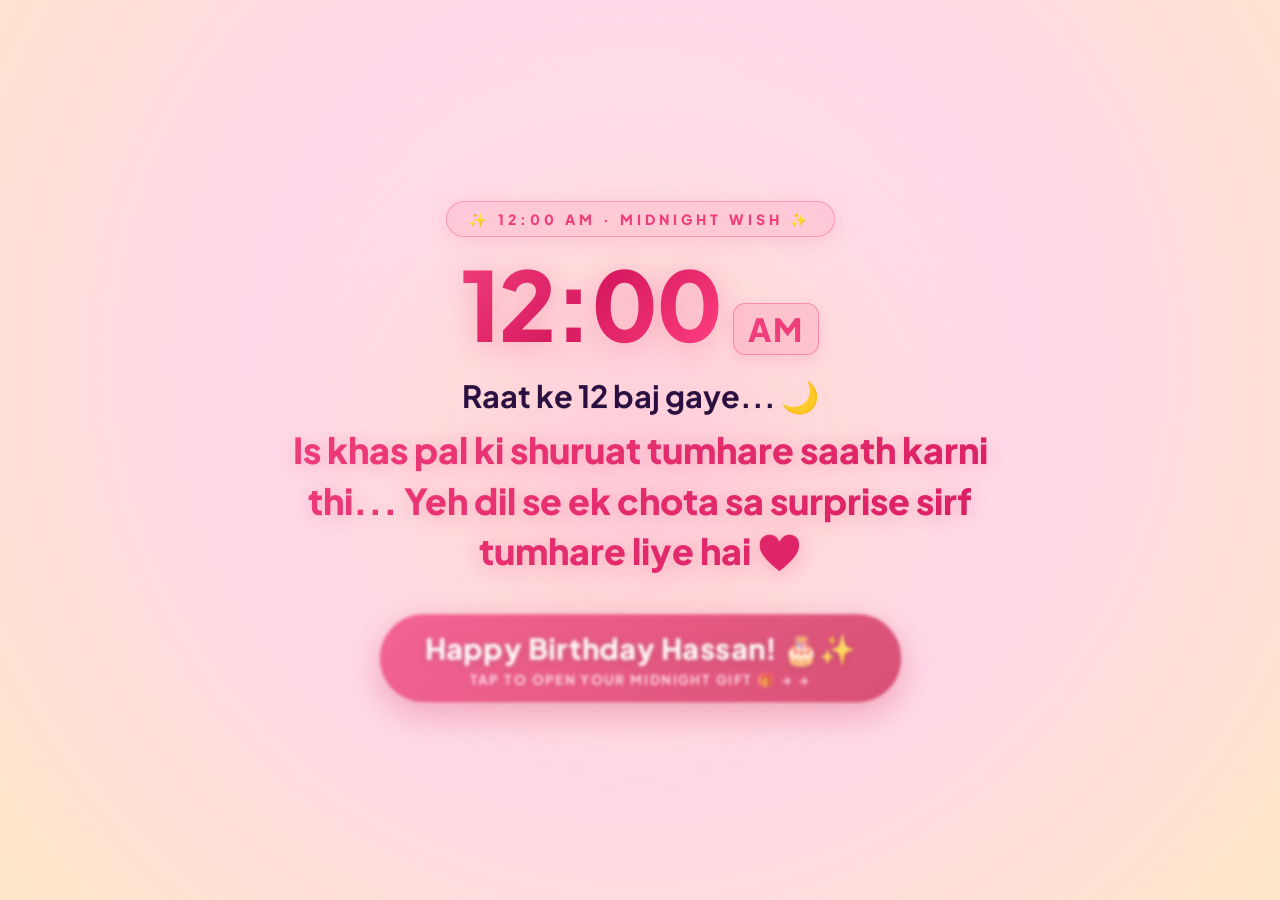
<file: index.html>
<!DOCTYPE html>
<html lang="en">
<head>
  <meta charset="UTF-8">
  <meta name="viewport" content="width=device-width, initial-scale=1.0">
  <title>Blush Moments – Birthday Surprise for Hassan</title>
  
  <!-- Google Fonts -->
  <link rel="preconnect" href="https://fonts.googleapis.com">
  <link rel="preconnect" href="https://fonts.gstatic.com" crossorigin>
  <link href="https://fonts.googleapis.com/css2?family=Caveat:wght@600;700&family=Dancing+Script:wght@700&family=Montserrat:wght@400;700;800;900&family=Nunito:wght@400;600;700;800;900&family=Outfit:wght@400;600;700;800;900&family=Pacifico&family=Playfair+Display:ital,wght@0,600;0,700;1,600&family=Plus+Jakarta+Sans:wght@600;700;800&display=swap" rel="stylesheet">
  
  <!-- GSAP Animation Library -->
  <script src="https://cdnjs.cloudflare.com/ajax/libs/gsap/3.12.5/gsap.min.js"></script>

  <!-- External Stylesheet -->
  <link rel="stylesheet" href="style.css">
</head>
<body>

<div id="app">

  <!-- ===== SCENE 1: INTRO ===== -->
  <div class="scene active" id="scene-intro" onclick="goToScene(1)" style="cursor: pointer;">
    <div class="dots-grid"></div>
    <div class="intro-badge">✨ 12:00 AM · MIDNIGHT WISH ✨</div>
    <div class="intro-time-wrap">
      <span class="intro-time">12:00</span>
      <span class="intro-ampm">AM</span>
    </div>
    <div class="intro-subtitle">
      Raat ke 12 baj gaye... 🌙
      <span class="pink-glow-text">Is khas pal ki shuruat tumhare saath karni thi... Yeh dil se ek chota sa surprise sirf tumhare liye hai ❤️</span>
    </div>
    <div class="msg-bubble" onclick="event.stopPropagation(); goToScene(1);">
      <span class="msg-main">Happy Birthday Hassan! 🎂✨</span>
      <span class="msg-hint">TAP TO OPEN YOUR MIDNIGHT GIFT 🎁 →</span>
    </div>
  </div>

  <!-- ===== SCENE 2: GIFT BOX & INTERACTIVE ARCHERY ===== -->
  <div class="scene" id="scene-gift">
    <div class="dots-grid"></div>
    <div class="gift-header-tag">A SPECIAL SURPRISE · WITH ALL MY LOVE </div>
    <div class="gift-headline">A little something for <span class="highlight">Hassan.</span></div>
    
    <div class="archery-wrap" id="archery-area">
      
      <!-- Emerging Heart & Gift Box Container -->
      <div class="target-heart-wrap" id="targetWrap">
        
        <div class="emerging-heart" id="emergingHeart" title="Target Heart!">
          <svg class="target-heart-svg" viewBox="0 0 100 92">
            <defs>
              <radialGradient id="hg" cx="38%" cy="30%" r="80%">
                <stop offset="0%" stop-color="#ffd9e4"/>
                <stop offset="42%" stop-color="#ff6f97"/>
                <stop offset="82%" stop-color="#d81e57"/>
                <stop offset="100%" stop-color="#9d0f3e"/>
              </radialGradient>
            </defs>
            <path d="M50 88 C20 62 2 40 2 24 C2 10 12 2 26 2 C36 2 44 8 50 16 C56 8 64 2 74 2 C88 2 98 10 98 24 C98 40 80 62 50 88 Z" fill="url(#hg)"/>
          </svg>
        </div>

        <!-- Gift Box clickable positioned lower down -->
        <div class="gift-box-wrap" id="gift-box-el" onclick="openGiftBox()">
          <div class="gift-box">
            <div class="box-lid" id="boxLid"><div class="box-ribbon-h"></div></div>
            <div class="box-body">
              <div class="box-ribbon-v"></div>
              <div class="box-dots"></div>
              <div class="gift-tag">
                <div class="to-label">TO</div>
                <div class="name">Hassan</div>
                <div class="from-label">WITH ALL MY HEART</div>
              </div>
            </div>
          </div>
        </div>

      </div>

      <!-- Interactive SVG Bow & Arrow Rig (Anchored at bottom-left corner) -->
      <div class="archery-box" id="archeryRig">
        <!-- SVG Bow -->
        <svg class="bow-svg" id="bowSvg" viewBox="0 0 460 300">
          <defs>
            <linearGradient id="limb" x1="0" y1="0" x2="1" y2="0">
              <stop offset="0" stop-color="#4a2a1a" />
              <stop offset=".5" stop-color="#8a5127" />
              <stop offset="1" stop-color="#4a2a1a" />
            </linearGradient>
            <linearGradient id="grip" x1="0" y1="0" x2="1" y2="0">
              <stop offset="0" stop-color="#2a1a10" />
              <stop offset=".5" stop-color="#5a3822" />
              <stop offset="1" stop-color="#2a1a10" />
            </linearGradient>
          </defs>
          <path d="M34 96 C 118 168, 168 240, 230 252 C 292 240, 342 168, 426 96" fill="none" stroke="url(#limb)" stroke-width="14" stroke-linecap="round" />
          <rect x="216" y="206" width="28" height="70" rx="9" fill="url(#grip)" />
          <line id="strL" x1="40" y1="70" x2="230" y2="96" stroke="#f5c863" stroke-width="3" stroke-linecap="round" />
          <line id="strR" x1="420" y1="70" x2="230" y2="96" stroke="#f5c863" stroke-width="3" stroke-linecap="round" />
          <circle id="serving" cx="230" cy="96" r="6" fill="#e8a020" />
        </svg>

        <!-- SVG Arrow -->
        <svg class="arrow-svg" id="arrowSvg" viewBox="0 0 64 220">
          <defs>
            <linearGradient id="shaft" x1="0" y1="0" x2="1" y2="0">
              <stop offset="0" stop-color="#4a2c14" />
              <stop offset=".5" stop-color="#8a5a2c" />
              <stop offset="1" stop-color="#3e2410" />
            </linearGradient>
            <linearGradient id="gold" x1="0" y1="0" x2="1" y2="1">
              <stop offset="0" stop-color="#ffe38c" />
              <stop offset=".5" stop-color="#f4a626" />
              <stop offset="1" stop-color="#a85f0e" />
            </linearGradient>
            <linearGradient id="feath" x1="0" y1="0" x2="1" y2="1">
              <stop offset="0" stop-color="#ff7f9c" />
              <stop offset="1" stop-color="#a8154a" />
            </linearGradient>
          </defs>
          <rect x="29.4" y="30" width="5.2" height="168" rx="2.6" fill="url(#shaft)" />
          <g class="arrow__wings">
            <path class="wingL" d="M31 30 C 10 16, 2 20, 4 34 C 12 30, 20 32, 31 40 Z" fill="#ffffff" stroke="#e8a020" stroke-width="1.2"/>
            <path class="wingR" d="M33 30 C 54 16, 62 20, 60 34 C 52 30, 44 32, 33 40 Z" fill="#ffffff" stroke="#e8a020" stroke-width="1.2"/>
          </g>
          <path d="M32 12 C 30 7, 22 6.5, 21.5 13 C 21 18, 27 22, 32 27 C 37 22, 43 18, 42.5 13 C 42 6.5, 34 7, 32 12 Z" fill="url(#gold)" />
          <g class="arrow__fletch">
            <path d="M32 150 C 16 156, 10 178, 15 200 C 24 194, 30 184, 32 176 Z" fill="url(#feath)" />
            <path d="M32 150 C 48 156, 54 178, 49 200 C 40 194, 34 184, 32 176 Z" fill="url(#feath)" />
          </g>
        </svg>

      </div>

    </div>
  </div>

  <!-- ===== SCENE 3: CUPID UNTIES ===== -->
  <div class="scene" id="scene-open">
    <div class="dots-grid"></div>
    <div class="top-pill">
      <div class="pill-text"><span class="highlight">Cupid unties it...</span></div>
    </div>
    <div style="position:relative; display:flex; flex-direction:column; align-items:center; margin-top: 40px;">
      <div class="heart-3d" style="animation: heartPop 0.8s cubic-bezier(0.34,1.56,0.64,1) forwards 0.4s;">💖</div>
    </div>
  </div>

  <!-- ===== SCENE 4: HAPPY BIRTHDAY BURST ===== -->
  <div class="scene" id="scene-birthday">
    <div class="confetti-container" id="confetti"></div>
    <div class="hb-main">Happy Birthday</div>
    <div class="hb-name">Hassan!</div>
    <div class="hb-from">WITH ALL MY LOVE</div>
  </div>

  <!-- ===== SCENE 5: CAKE ===== -->
  <div class="scene" id="scene-cake">
    <!-- Ambient Floating Sparkles -->
    <div class="cake-sparkles-bg">
      <span class="sparkle-item" style="top: 15%; left: 12%; animation-delay: 0s;">✨</span>
      <span class="sparkle-item" style="top: 22%; right: 15%; animation-delay: 1.2s;">💖</span>
      <span class="sparkle-item" style="top: 55%; left: 8%; animation-delay: 2.4s;">🌸</span>
      <span class="sparkle-item" style="top: 65%; right: 10%; animation-delay: 0.8s;">⭐</span>
      <span class="sparkle-item" style="top: 80%; left: 20%; animation-delay: 1.8s;">🎂</span>
      <span class="sparkle-item" style="top: 75%; right: 22%; animation-delay: 3.1s;">✨</span>
    </div>

    <div class="cake-header-wrap">
      <div class="cake-badge">✨ MAKE A WISH ✨</div>
      <h2 class="cake-title">Blow out the candle <span class="hl">to celebrate! 🎂</span></h2>
      <p class="cake-subtext">Tap the cake to light up & blow out the flame 🕯️</p>
    </div>
    
    <div class="cake-stage" onclick="onCakeTap(event)" style="cursor: pointer;">
      <div class="cake-wrapper-svg">
        <!-- Backing Glow Halo -->
        <div class="cake-glow"></div>

        <!-- Interactive Candle -->
        <div class="velas" id="cakeCandle" onclick="onCakeTap(event)" title="Click to blow out / relight candle!">
          <div class="fuego"></div>
          <div class="fuego"></div>
          <div class="fuego"></div>
          <div class="fuego"></div>
          <div class="fuego"></div>
        </div>

        <!-- Luxurious Gourmet Birthday Cake SVG -->
        <svg id="cakeSvg" version="1.1" x="0px" y="0px" width="220px" height="500px" viewBox="0 0 200 500" enable-background="new 0 0 200 500" xml:space="preserve">
          <defs>
            <!-- Rich Strawberry Pink Sponge Gradient -->
            <linearGradient id="spongeGradient1" x1="0%" y1="0%" x2="100%" y2="0%">
              <stop offset="0%" stop-color="#d81b60"/>
              <stop offset="40%" stop-color="#ff4081"/>
              <stop offset="100%" stop-color="#c2185b"/>
            </linearGradient>

            <!-- Rich Chocolate Velvet Sponge Gradient -->
            <linearGradient id="spongeGradient2" x1="0%" y1="0%" x2="100%" y2="0%">
              <stop offset="0%" stop-color="#8d6e63"/>
              <stop offset="50%" stop-color="#bcaaa4"/>
              <stop offset="100%" stop-color="#6d4c41"/>
            </linearGradient>

            <!-- Dark Fudge Chocolate Filling Gradient -->
            <linearGradient id="fillingGradient" x1="0%" y1="0%" x2="100%" y2="0%">
              <stop offset="0%" stop-color="#3e2723"/>
              <stop offset="50%" stop-color="#5d4037"/>
              <stop offset="100%" stop-color="#212121"/>
            </linearGradient>

            <!-- Glossy Vanilla Cream Frosting Gradient -->
            <linearGradient id="creamGradient" x1="0%" y1="0%" x2="0%" y2="100%">
              <stop offset="0%" stop-color="#ffffff"/>
              <stop offset="50%" stop-color="#fff5f8"/>
              <stop offset="100%" stop-color="#ffdde1"/>
            </linearGradient>

            <!-- Gold Serving Platter Gradient -->
            <linearGradient id="goldPlateGradient" x1="0%" y1="0%" x2="100%" y2="0%">
              <stop offset="0%" stop-color="#ffe082"/>
              <stop offset="30%" stop-color="#fff8e1"/>
              <stop offset="70%" stop-color="#ffb300"/>
              <stop offset="100%" stop-color="#ffa000"/>
            </linearGradient>

            <!-- Cherry Gloss Gradient -->
            <radialGradient id="cherryGradient" cx="35%" cy="35%" r="65%">
              <stop offset="0%" stop-color="#ff5252"/>
              <stop offset="40%" stop-color="#d50000"/>
              <stop offset="100%" stop-color="#880000"/>
            </radialGradient>

            <!-- Cake Shadow Filter -->
            <filter id="softShadow" x="-20%" y="-20%" width="140%" height="140%">
              <feDropShadow dx="0" dy="8" stdDeviation="6" flood-color="#5c1d2e" flood-opacity="0.3"/>
            </filter>
          </defs>

          <!-- Bottom Layer 1 (Velvet Base) -->
          <path fill="url(#spongeGradient1)" filter="url(#softShadow)" d="M173.667,21.571c-33.174,0-111.467,0-147.334,0c-4,0-4-16.002,0-16.002c39.836,0,105.982,0,147.334,0
              C177.668,5.569,177.667,21.571,173.667,21.571z">
            <animate id="bizcocho_1" attributeName="d" calcMode="spline" keySplines="0 0 1 1; 0 0 1 1; 0 0 1 1; 0.25 0 1 1; 0 0 1 1; 0.25 0 0.6 1" begin="0.5s" dur="0.8s" fill="freeze" values="
                              M173.667,21.571c-33.174,0-111.467,0-147.334,0c-4,0-4-16.002,0-16.002c39.836,0,105.982,0,147.334,0
              C177.668,5.569,177.667,21.571,173.667,21.571z
                              ;
                              M173.667,459.569c-33.197,16.002-110.782,16.002-147.334,0c-3.664-1.604,1.614-15.617,5.337-14.153
              c40.702,16.002,94.289,16.104,136.505,0.103C171.917,444.1,177.271,457.832,173.667,459.569z
                              ;
                              M171.817,475.571c-39.361-3.001-105.438-2.571-143.556,0c-3.991,0.27-7.377-14.736-3.387-15.014
              c41.553-2.888,104.421-3.121,150.51-0.233C179.378,460.574,175.806,475.875,171.817,475.571z
                              ;
                              M171.817,459.564c-38.8-12.188-104.504-13.762-143.556,0c-3.772,1.329-7.961-12.604-4.178-13.905
              c40.864-14.064,105.114-15.52,151.918-0.973C179.822,445.874,175.634,460.762,171.817,459.564z
                              ;
                              M173.667,475.571c-46.376-5.005-105.924-4.003-147.334,0c-3.981,0.385-3.479-15.421,0.479-16.002
              c43.087-6.327,97.705-7.083,146.855,0.438C177.621,460.613,177.644,476,173.667,475.571z
                              ;
                              M173.667,474.117c-46.376,1.866-105.638,2.01-147.334,0c-3.995-0.192-3.52-16.144,0.479-16.002
              c43.794,1.55,96.341,1.541,145.723,0C176.532,457.99,177.663,473.956,173.667,474.117z
                              ;
                              M173.667,475.571c-46.512,0-105.486,0-147.334,0c-3.999,0-4-16.002,0-16.002c43.566,0,97.96,0,147.334,0
              C177.667,459.569,177.666,475.571,173.667,475.571z
                              " />
          </path>

          <!-- Filling Layer 1 (Dark Fudge) -->
          <path fill="url(#fillingGradient)" d="M101.368-73.685c0,12.164,0,15.18,0,28.519c0,22.702,0-13.661,0,8.304c0,14.48,0,18.233,0,30.512
              c0,1.753-2.958,1.847-2.958,0c0-12.68,0-16.277,0-30.401c0-21.983,0,11.66,0-8.305c0-13.027,0-15.992,0-28.628
              C98.411-75.883,101.368-75.592,101.368-73.685z">
            <animate id="relleno_1" attributeName="d" calcMode="spline" keySplines="0 0 1 1; 0 0 1 1; 0 0 0.6 1" begin="bizcocho_1.end" dur="0.5s" fill="freeze" values="
                              M101.368-73.685c0,12.164,0,15.18,0,28.519c0,22.702,0-13.661,0,8.304c0,14.48,0,18.233,0,30.512
              c0,1.753-2.958,1.847-2.958,0c0-12.68,0-16.277,0-30.401c0-21.983,0,11.66,0-8.305c0-13.027,0-15.992,0-28.628
              C98.411-75.883,101.368-75.592,101.368-73.685z
                              ;
                              M101.368,350.885c0,12.164,0,65.18,0,78.518c0,22.703,0-33.66,0-11.695c0,14.48,0,28.232,0,40.512
              c0,1.753-2.958,1.847-2.958,0c0-12.68,0-26.277,0-40.402c0-21.982,0,31.66,0,11.695c0-13.027,0-65.992,0-78.627
              C98.411,348.686,101.368,348.977,101.368,350.885z
                              ;
                              M128.38,447.567c37.626,6.312,39.303,13.658,26.833,12.833c-22.653-1.499-13.636-0.831-23.302-0.831
              c-14.48,0-17.884,0-30.163,0c-2.087,0-2.068,0-3.915,0c-13.333,0-8.963,0-23.088,0c-11.668,0-14.062,5.995-27.532,1.164
              c-12.629-4.529,38.667-3.167,46.833-17.333C100.077,432.94,105.546,443.736,128.38,447.567z
                              ;
                              M173.667,451.394c2.875,0,2.997,9.257,0,9.131c-22.662-0.956-32.09-0.956-41.756-0.956
              c-14.48,0-17.884,0-30.163,0c-2.087,0-2.068,0-3.915,0c-13.333,0-8.963,0-23.088,0c-11.668,0-34.99-0.294-48.412,1.831
              c-4.109,0.65-3.01-10.006,0-10.006C37.129,451.394,149.379,451.394,173.667,451.394z
                              " />
          </path>

          <!-- Middle Layer 2 (Chocolate Velvet) -->
          <path fill="url(#spongeGradient2)" d="M173.667-15.929c-46.512,0-105.486,0-147.334,0c-3.999,0-4-16.002,0-16.002
              c43.566,0,97.96,0,147.334,0C177.667-31.931,177.666-15.929,173.667-15.929z">
            <animate id="bizcocho_2" attributeName="d" calcMode="spline" keySplines="0 0 1 1; 0 0 1 1; 0.25 0 0.58 1" begin="relleno_1.end" dur="0.5s" fill="freeze" values="
                              M173.667-15.929c-46.512,0-105.486,0-147.334,0c-3.999,0-4-16.002,0-16.002
              c43.566,0,97.96,0,147.334,0C177.667-31.931,177.666-15.929,173.667-15.929z
                              ;
                              M173.434,445.393c-47.269,8.001-105.245,8.001-147.334,0c-3.929-0.747-0.692-16.543,3.243-15.824
              c43.828,8.001,92.165,8.001,140.739,0C174.029,428.918,177.377,444.726,173.434,445.393z
                              ;
                              M173.667,449.514c-47.576-5.454-102.799-5.744-147.333,0c-3.966,0.512-3.938-15.297,0-16.002
              c43.683-7.823,97.646-8.026,147.333,0C177.616,434.15,177.642,449.969,173.667,449.514z
                              ;
                              M173.667,451.394c-49.298,0-102.782,0-147.334,0c-3.999,0-4-16.002,0-16.002
              c44.697,0,96.586,0,147.334,0C177.667,435.392,177.668,451.394,173.667,451.394z
                              " />
          </path>

          <!-- Filling Layer 2 (Chocolate Cream) -->
          <path fill="url(#fillingGradient)" d="M100-178.521c1.858,0,3.364,1.506,3.364,3.363c0,0,0,33.17,0,44.227
              c0,19.144,0,57.431,0,76.574c0,10.152,0,40.607,0,40.607c0,1.858-1.506,3.364-3.364,3.364l0,0c-1.858,0-3.364-1.506-3.364-3.364c0,0,0-30.455,0-40.607c0-19.144,0-57.432,0-76.575c0-11.057,0-44.226,0-44.226C96.636-177.015,98.142-178.521,100-178.521
              L100-178.521z">
            <animate id="relleno_2" attributeName="d" calcMode="spline" keySplines="0 0 1 1; 0 0 1 1; 0 0 0.58 1" begin="bizcocho_2.end" dur="0.5s" fill="freeze" values="
                              M100-178.521c1.858,0,3.364,1.506,3.364,3.363c0,0,0,33.17,0,44.227
              c0,19.144,0,57.431,0,76.574c0,10.152,0,40.607,0,40.607c0,1.858-1.506,3.364-3.364,3.364l0,0c-1.858,0-3.364-1.506-3.364-3.364
              c0,0,0-30.455,0-40.607c0-19.144,0-57.432,0-76.575c0-11.057,0-44.226,0-44.226C96.636-177.015,98.142-178.521,100-178.521
              L100-178.521z
                              ;
                              M100,267.257c1.858,0,3.364,1.506,3.364,3.363c0,0,0,33.17,0,44.227
              c0,19.143,0,57.43,0,76.574c0,10.151,0,40.606,0,40.606c0,1.858-1.506,3.364-3.364,3.364l0,0c-1.858,0-3.364-1.506-3.364-3.364
              c0,0,0-30.455,0-40.606c0-19.145,0-57.432,0-76.576c0-11.057,0-44.225,0-44.225C96.636,268.763,98.142,267.257,100,267.257
              L100,267.257z
                              ;
                              M93.928,405.433c-0.655,6.444-0.102,9.067,2.957,11.798c0,0,8.083,5.571,16.828,3.503
              c18.629-4.406,43.813,6.194,50.792,7.791c14.75,3.375,9.162,6.867,9.162,6.867c-2.412,2.258-58.328,0-73.667,0l0,0
              c-1.858,0-69.995,2.133-73.667,0c0,0-3.337-2.439,6.172-5.992c11.375-4.25,52.875,8.822,47.139-9.442
              c-6.333-20.167,5.226-21.514,5.226-21.514c3.435-0.915,12.78-6.663,10.923-0.546L93.928,405.433z
                              ;
                              M102.242,427.569c5.348,0,14.079,0,17.462,0c0,0,17.026,0,27.504,0
              c19.143,0,20.39-3.797,26.459,0c3,1.877,0,7.823,0,7.823c-2.412,2.258-58.328,0-73.667,0l0,0c-1.858,0-67.187,0-73.667,0
              c0,0-4.125-4.983,0-7.823c5.201-3.58,16.085,0,23.725,0c8.841,0,20.762,0,20.762,0c3.686,0,8.597,0,19.511,0H102.242z
                              " />
          </path>

          <!-- Top Layer 3 (Strawberry Sponge) -->
          <path fill="url(#spongeGradient1)" d="M173.667-13.94c-49.298,0-102.782,0-147.334,0c-3.999,0-4-16.002,0-16.002
              c44.697,0,96.586,0,147.334,0C177.667-29.942,177.668-13.94,173.667-13.94z">
            <animate id="bizcocho_3" attributeName="d" calcMode="spline" keySplines="0 0 1 1; 0 0 1 1" begin="relleno_2.end" dur="0.3s" fill="freeze" values="
                              M173.667-13.94c-49.298,0-102.782,0-147.334,0c-3.999,0-4-16.002,0-16.002
              c44.697,0,96.586,0,147.334,0C177.667-29.942,177.668-13.94,173.667-13.94z
                              ;
                              M173.667,411.567c-47.995,12.408-102.955,12.561-147.334,0
              c-3.848-1.089-0.189-16.089,3.661-15.002c44.836,12.66,90.519,12.753,139.427,0.07
              C173.293,395.631,177.541,410.566,173.667,411.567z
                              ;
                              M173.667,427.569c-49.795,0-101.101,0-147.334,0c-3.999,0-4-16.002,0-16.002
              c46.385,0,97.539,0,147.334,0C177.668,411.567,177.667,427.569,173.667,427.569z
                              " />
          </path>

          <!-- Cream Frosting Top (Vanilla Cream Pink Glow) -->
          <path fill="url(#creamGradient)" filter="url(#softShadow)" d="M104.812,113.216c0,3.119-2.164,5.67-4.812,5.67c-2.646,0-4.812-2.551-4.812-5.67c0-5.594,0-16.782,0-22.375
              c0-5.143,0-15.427,0-20.568c0-7.333,0-21.998,0-29.33c0-5.523,0-16.569,0-22.092c0-3.295,0-9.885,0-13.181
              C95.188,2.551,97.353,0,100,0c2.648,0,4.812,2.551,4.812,5.669c0,3.248,0,9.743,0,12.991c0,5.428,0,16.284,0,21.711
              c0,7.618,0,22.854,0,30.472c0,4.952,0,14.854,0,19.807C104.812,96.292,104.812,107.576,104.812,113.216z">
            <animate id="crema" attributeName="d" calcMode="spline" keySplines="0 0 1 1; 0 0 1 1; 0 0 1 1; 0.25 0 1 1; 0 0 1 1; 0 0 0.58 1" begin="bizcocho_3.end" dur="2s" fill="freeze" values="
                              M104.812,113.216c0,3.119-2.164,5.67-4.812,5.67c-2.646,0-4.812-2.551-4.812-5.67c0-5.594,0-16.782,0-22.375
              c0-5.143,0-15.427,0-20.568c0-7.333,0-21.998,0-29.33c0-5.523,0-16.569,0-22.092c0-3.295,0-9.885,0-13.181
              C95.188,2.551,97.353,0,100,0c2.648,0,4.812,2.551,4.812,5.669c0,3.248,0,9.743,0,12.991c0,5.428,0,16.284,0,21.711
              c0,7.618,0,22.854,0,30.472c0,4.952,0,14.854,0,19.807C104.812,96.292,104.812,107.576,104.812,113.216z
                              ;
                              M104.812,405.897c0,3.119-2.164,5.67-4.812,5.67c-2.646,0-4.812-2.551-4.812-5.67c0-5.594,0-16.782,0-22.376
              c0-5.143,0-15.426,0-20.568c0-7.332,0-21.997,0-29.33c0-5.522,0-16.568,0-22.092c0-3.295,0-9.885,0-13.181
              c0-3.118,2.165-5.669,4.812-5.669c2.648,0,4.812,2.551,4.812,5.669c0,3.247,0,9.743,0,12.991c0,5.428,0,16.283,0,21.711
              c0,7.618,0,22.854,0,30.473c0,4.951,0,14.854,0,19.807C104.812,388.972,104.812,400.256,104.812,405.897z
                              ;
                              M111.873,411.567c-3.119,0-9.226,0-11.874,0c-2.646,0-7.748,0-10.867,0c-7.086,0-12.698,0-18.292,0
              c-6.592,0-12.871,7.371-19.166,3.008c-10.043-6.961-7.776-10.169,2.991-17.745c12.61-8.873,27.713,1.994,25.919-7.531
              c-2.589-13.742,11.008-14.513,11.365-17.789c0.441-4.051,4.235-11.107,8.051-8.175c3.113,2.393,1.007,8.008,0,13.159
              c-1.871,9.569,8.058,2.113,9.494,14.155c2.592,21.732,21.184-0.675,29.309,7.976c5.216,5.553,18.413,5.552,15.426,12.942
              c-3.131,7.745-15.825-4.369-23.8,2.903C126.261,418.271,118.301,411.567,111.873,411.567z
                              ;
                              M111.873,411.567c-3.119,0-9.226,0-11.874,0c-2.646,0-9.734,4.069-12.853,4.069
              c-7.086,0-10.712-4.069-16.306-4.069c-6.592,0-12.12,6.013-19.166,3.008c-7.053-3.008-7.458,2.026-18.659,1.165
              c-6.832-0.525-7.522-3.034-7.533-6.265c-0.037-10.336,22.073-2.452,36.613-2.628c10.234-0.124,19.856-1.439,37.905-2.102
              c16.642-0.61,32.699,1.552,46.009,1.927c12.438,0.351,29.663-8.99,31.532,3.315c0.773,5.093-5.605,3.342-11.211,9.579
              c-5.093,5.667-7.59-4.605-12.965-3.832c-8.269,1.189-14.962-8.537-22.937-1.265C126.261,418.271,118.301,411.567,111.873,411.567z
                              ;
                              M110.946,413.652c-2.904-1.137-8.405-2.748-12.446-0.97c-6.099,2.685-7.273,10.358-13.253,8.242
              c-7.843-2.775-8.953-5.008-14.546-5.01c-24.653-0.011-4.849,26.507-18.264,26.507c-12.377,0,5.791-33.537-19.422-26.682
              c-7.703,2.095-9.806-0.942-9.817-4.173c-0.037-10.336,24.357-4.544,38.897-4.72c10.234-0.124,19.856-1.439,37.905-2.102
              c16.642-0.61,32.699,1.552,46.009,1.927c12.438,0.351,28.973-8.865,31.532,3.315c1.449,6.896,0.318,15.624-3.874,15.624
              c-7.619,0-1.788-15.192-19.243-7.111c-7.581,3.51-15.963-9.738-26.669,1.066C120.644,426.744,118.381,416.561,110.946,413.652z
                              ;
                              M111.547,413.9c-2.969-0.956-8.775-0.949-13.167-0.5c-14.667,1.5-8.325,16.508-14.667,16.666
              c-6.667,0.166-0.167-13.5-13.013-14.151c-30.471-1.545-5.572,46.651-18.987,46.651c-12.377,0,10.333-50.166-18.667-44.5
              c-7.835,1.531-9.537-1.417-9.548-4.647c-0.037-10.336,23.675-5.177,38.215-5.353c10.234-0.124,20.618-1.671,38.667-2.333
              c16.642-0.61,32.023,1.458,45.333,1.833c12.438,0.351,33.819-8.431,33.199,4.001c-0.532,10.666,0.414,26.166-5.245,25.833
              c-7.606-0.447-2.954-31.5-19.243-18.899c-7.985,6.177-17.658-5.969-27.377,5.732C118.88,434.066,121.38,417.067,111.547,413.9z
                              ;
                              M111.547,415.233c-6.667-0.834-9.667,4.667-13.833,3.333c-19.649-6.291-8.158,22.176-14.5,22.334
              c-6.667,0.166,2.833-18-13.333-22.167c-29.544-7.615-9.667,43.833-20.167,43.833c-10.333,0,8.004-55.006-16.833-39
              c-7.5,4.833-9.508-3.78-9.299-7.004c0.799-12.329,23.592-7.153,38.132-7.329c10.234-0.124,20.238-1.505,38.287-2.167
              c16.642-0.61,32.903,1.125,46.213,1.5c12.438,0.351,35.058-5.579,31.863,6.451c-5.532,20.833,1.25,28.216-4.409,27.883
              c-7.606-0.447-6.058-37.895-20.62-23.333c-10.167,10.166-15.972-0.747-25,12C119.547,443.568,121.798,416.515,111.547,415.233z
                              " />
          </path>

          <!-- Decorative Glossy Strawberries / Cherries on Top of Frosting -->
          <g id="cake-toppings" opacity="0">
            <animate attributeName="opacity" begin="crema.end" dur="0.6s" fill="freeze" to="1" />
            <!-- Left Cherry -->
            <circle cx="55" cy="405" r="9" fill="url(#cherryGradient)"/>
            <circle cx="53" cy="402" r="2.5" fill="#ffffff" opacity="0.7"/>
            <path d="M55,396 Q52,385 48,382" stroke="#43a047" stroke-width="1.8" fill="none" stroke-linecap="round"/>

            <!-- Center Cherry -->
            <circle cx="100" cy="398" r="10" fill="url(#cherryGradient)"/>
            <circle cx="97" cy="394" r="3" fill="#ffffff" opacity="0.8"/>
            <path d="M100,388 Q98,375 94,370" stroke="#43a047" stroke-width="2" fill="none" stroke-linecap="round"/>

            <!-- Right Cherry -->
            <circle cx="145" cy="405" r="9" fill="url(#cherryGradient)"/>
            <circle cx="143" cy="402" r="2.5" fill="#ffffff" opacity="0.7"/>
            <path d="M145,396 Q148,385 152,382" stroke="#43a047" stroke-width="1.8" fill="none" stroke-linecap="round"/>

            <!-- Colorful Rainbow Sprinkles -->
            <rect x="70" y="415" width="4" height="2" rx="1" fill="#ff4081" transform="rotate(25, 70, 415)"/>
            <rect x="85" y="410" width="4" height="2" rx="1" fill="#00e676" transform="rotate(-30, 85, 410)"/>
            <rect x="115" y="410" width="4" height="2" rx="1" fill="#ffeb3b" transform="rotate(45, 115, 410)"/>
            <rect x="130" y="415" width="4" height="2" rx="1" fill="#00e5ff" transform="rotate(-15, 130, 415)"/>
            <rect x="78" y="420" width="4" height="2" rx="1" fill="#ab47bc" transform="rotate(60, 78, 420)"/>
            <rect x="122" y="420" width="4" height="2" rx="1" fill="#ff9100" transform="rotate(-40, 122, 420)"/>
          </g>

          <!-- Gold Platter Plate -->
          <rect x="5" y="475.571" rx="3" ry="3" fill="url(#goldPlateGradient)" filter="url(#softShadow)" width="190" height="7" />
      </div>

    </div>
  </div>

  <!-- ===== SCENE 6: BALLOONS ===== -->
  <div class="scene" id="scene-balloons">
    <div class="confetti-container" id="balloonConfetti"></div>
    <div class="dots-grid"></div>
    <div class="balloon-header-wrap">
      <div class="balloon-badge">🎈 5 FLOATING BALLOONS</div>
      <h2 class="balloon-title">Pop each balloon to reveal a <span class="hl">reason! ✨</span></h2>
      <p class="balloon-subtext">Tap the bow below to shoot Cupid's arrow 🏹</p>
    </div>
    
    <div class="reason-card" id="balloonReasonCard">
      <div class="reason-label" id="reasonLabel">TAP THE BOW TO POP BALLOON 1</div>
      <div class="reason-text" id="reasonText">Shoot a balloon with Cupid's bow ✨</div>
    </div>

    <div class="balloons-graphic" id="balloonsContainer">
      <div class="balloon-item" id="bItem-0" onclick="shootBalloon(0)"><div class="balloon-oval" style="background:#ff6b9d;"></div><div class="balloon-string"></div></div>
      <div class="balloon-item" id="bItem-1" onclick="shootBalloon(1)"><div class="balloon-oval" style="background:#a29bfe;"></div><div class="balloon-string"></div></div>
      <div class="balloon-item" id="bItem-2" onclick="shootBalloon(2)"><div class="balloon-oval" style="background:#4ecdc4;"></div><div class="balloon-string"></div></div>
      <div class="balloon-item" id="bItem-3" onclick="shootBalloon(3)"><div class="balloon-oval" style="background:#f5c863;"></div><div class="balloon-string"></div></div>
      <div class="balloon-item" id="bItem-4" onclick="shootBalloon(4)"><div class="balloon-oval" style="background:#ff7675;"></div><div class="balloon-string"></div></div>
    </div>

    <!-- Interactive Compact Archery Bow for Scene 6 Balloons (Anchored at bottom center) -->
    <div class="balloon-bow-wrap" id="balloonBowWrap" onclick="shootCurrentBalloon()" title="Tap bow to shoot arrow!">
      <svg class="bow-svg" id="balloonBowSvg" viewBox="0 0 460 300" style="width: 65px; height: auto; display: block;">
        <defs>
          <linearGradient id="limbB" x1="0" y1="0" x2="1" y2="0">
            <stop offset="0" stop-color="#4a2a1a" />
            <stop offset=".5" stop-color="#8a5127" />
            <stop offset="1" stop-color="#4a2a1a" />
          </linearGradient>
          <linearGradient id="gripB" x1="0" y1="0" x2="1" y2="0">
            <stop offset="0" stop-color="#2a1a10" />
            <stop offset=".5" stop-color="#5a3822" />
            <stop offset="1" stop-color="#2a1a10" />
          </linearGradient>
        </defs>
        <path d="M34 96 C 118 168, 168 240, 230 252 C 292 240, 342 168, 426 96" fill="none" stroke="url(#limbB)" stroke-width="14" stroke-linecap="round" />
        <rect x="216" y="206" width="28" height="70" rx="9" fill="url(#gripB)" />
        <line id="bStrL" x1="40" y1="70" x2="230" y2="96" stroke="#f5c863" stroke-width="3" stroke-linecap="round" />
        <line id="bStrR" x1="420" y1="70" x2="230" y2="96" stroke="#f5c863" stroke-width="3" stroke-linecap="round" />
      </svg>
      <svg class="arrow-svg" id="balloonArrowSvg" viewBox="0 0 64 220" style="position: absolute; top: -25px; left: 50%; margin-left: -12px; width: 24px; height: auto;">
        <rect x="29.4" y="30" width="5.2" height="168" rx="2.6" fill="#8a5a2c" />
        <path d="M32 12 C 30 7, 22 6.5, 21.5 13 C 21 18, 27 22, 32 27 C 37 22, 43 18, 42.5 13 C 42 6.5, 34 7, 32 12 Z" fill="#f4a626" />
      </svg>
    </div>
  </div>

  <!-- ===== SCENE 7: WISHES LIST ===== -->
  <div class="scene" id="scene-wishes" onclick="goToScene(7)" style="cursor: pointer;">
    <div class="dots-grid"></div>
    <div class="wishes-card">
      <div class="wishes-card-title">CUPID EXPRESS · WISHES FOR HASSAN</div>
      <div class="wish-item">
        <span>✨ Endless smiles & genuine happiness every single day</span>
        <span class="wish-delivered">DELIVERED ✓</span>
      </div>
      <div class="wish-item">
        <span>🌸 Peaceful mornings & moments of pure magic</span>
        <span class="wish-delivered">DELIVERED ✓</span>
      </div>
      <div class="wish-item">
        <span>💖 A heart that always feels deeply loved & safe</span>
        <span class="wish-delivered">DELIVERED ✓</span>
      </div>
      <div class="wish-item">
        <span>🌹 Every wish you make under the stars coming true</span>
        <span class="wish-delivered">DELIVERED ✓</span>
      </div>
      <div class="wish-item">
        <span>💌 A promise to stand by your side forever & always</span>
        <span class="wish-delivered">DELIVERED ✓</span>
      </div>

      <div class="wishes-next-wrap">
        <button class="wishes-next-btn" onclick="event.stopPropagation(); goToScene(7);">
          Open Birthday Letter 💌 →
        </button>
      </div>
    </div>
  </div>

  <!-- ===== SCENE 8: BROTHER LETTER & FINAL CELEBRATION (GRAND FINALE) ===== -->
  <div class="scene" id="scene-letter">
    <div class="dots-grid"></div>
    <div id="grandFinaleFlash" class="grand-finale-flash"></div>
    <canvas id="grandFinaleCanvas"></canvas>
    <div class="confetti-container" id="letterConfetti"></div>

    <!-- Birthday Brother Letter Card (Directly rendered on page & celebrated!) -->
    <div class="letter-card" id="letterCard">
      <div class="letter-header">
        <div class="letter-tag">✨👑 GRAND FINALE · FOREVER & ALWAYS 👑✨</div>
        <div class="letter-title">Happy Birthday Hassan! 🌹</div>
      </div>
      
      <div class="letter-divider"></div>

      <div class="letter-body">
        <p>My Dearest Hassan,</p>
        <p>As the clock struck 12:00 AM, my entire world lit up thinking of you. In a world full of noise, your smile is my quiet peace and my happiest home.</p>
        <p>Thank you for being the most beautiful, sweet, and caring person in my life. Every single moment shared with you is a memory I treasure deeply.</p>
        <p>On your special day, I wish you endless laughter, warmth, peace, and all your heart’s desires coming true today and forever.</p>
        
        <div class="letter-signature">
          <span class="sig-tag">With all my heart & love,</span>
          <span class="sig-name">Forever Yours ❤️</span>
        </div>
      </div>

      <div class="letter-footer">
        <button class="celebrate-again-btn" onclick="triggerLetterConfetti(event)">
          🎉 Celebrate Again! ✨
        </button>
      </div>
    </div>

  </div>



</div>

  <!-- External JavaScript -->
  <script src="script.js"></script>
</body>
</html>
</file>
<file: style.css>
*, *::before, *::after { box-sizing: border-box; margin: 0; padding: 0; }

    :root {
      --font-main: 'Plus Jakarta Sans', 'Nunito', 'Outfit', -apple-system, BlinkMacSystemFont, 'Segoe UI', Roboto, sans-serif;
      --font-handwriting: 'Dancing Script', 'Caveat', cursive;
      --purple-dark: #1a0a2e;
      --purple-mid: #3d1a5c;
      --pink-hot: #f03e7b;
      --pink-mid: #ff6b9d;
      --pink-light: #ffccd5;
      --pink-bg: #fde8ee;
      --gold: #e8a842;
      --gold-light: #f5c863;
      --white: #ffffff;
      --dark-text: #2a1040;
    }

    html, body {
      width: 100vw;
      height: 100vh;
      overflow: hidden;
      font-family: var(--font-main);
      background: var(--purple-dark);
    }

    /* ============================
       MAIN APP CONTAINER (Full Desktop & Mobile)
    ============================ */
    #app {
      position: fixed;
      top: 0; left: 0; right: 0; bottom: 0;
      width: 100vw;
      height: 100vh;
      overflow: hidden;
      background: var(--purple-dark);
    }

    /* ============================
       SCENES
    ============================ */
    .scene {
      position: absolute;
      top: 0; left: 0; right: 0; bottom: 0;
      display: flex;
      flex-direction: column;
      align-items: center;
      justify-content: center;
      padding: 40px 20px;
      opacity: 0;
      pointer-events: none;
      transition: opacity 0.6s ease;
    }
    .scene.active {
      opacity: 1;
      pointer-events: all;
    }

    .dots-grid {
      position: absolute;
      top: 0; left: 0; right: 0; bottom: 0;
      background-image: radial-gradient(circle, rgba(255,255,255,0.08) 1.5px, transparent 1.5px);
      background-size: 40px 40px;
      pointer-events: none;
    }

    /* ============================
       SCENE 1 — INTRO
    ============================ */
    #scene-intro {
      background: radial-gradient(circle at 50% 40%, #ffe4f0 0%, #ffd8e8 50%, #ffe8c8 100%);
      display: flex;
      flex-direction: column;
      align-items: center;
      justify-content: center;
      padding: clamp(15px, 2.5vh, 30px) 20px;
      position: absolute;
      top: 0; left: 0; right: 0; bottom: 0;
      width: 100%;
      height: 100%;
      overflow: hidden;
      box-sizing: border-box;
    }
    #scene-intro::before {
      content: '';
      position: absolute;
      width: 600px;
      height: 600px;
      background: radial-gradient(circle, rgba(255, 105, 180, 0.25) 0%, rgba(255, 215, 0, 0.1) 50%, transparent 70%);
      filter: blur(70px);
      pointer-events: none;
      animation: ambientGlow 8s ease-in-out infinite alternate;
    }
    @keyframes ambientGlow {
      0% { transform: scale(0.9) translate(-20px, -20px); opacity: 0.7; }
      100% { transform: scale(1.2) translate(20px, 20px); opacity: 1; }
    }

    .intro-badge {
      font-size: clamp(11px, 1.1vw, 15px);
      font-weight: 800;
      letter-spacing: 4px;
      text-transform: uppercase;
      color: var(--pink-hot);
      background: rgba(240, 62, 123, 0.12);
      border: 1.5px solid rgba(240, 62, 123, 0.35);
      padding: 8px 22px;
      border-radius: 30px;
      -webkit-backdrop-filter: blur(12px);
      backdrop-filter: blur(12px);
      box-shadow: 0 4px 20px rgba(240, 62, 123, 0.15);
      margin-bottom: clamp(12px, 2vh, 20px);
      opacity: 0;
    }

    .intro-time-wrap {
      display: flex;
      align-items: baseline;
      gap: 12px;
      opacity: 0;
    }
    .intro-time {
      font-family: var(--font-main);
      font-size: clamp(52px, 7.5vw, 100px);
      font-weight: 900;
      letter-spacing: -2px;
      background: linear-gradient(135deg, #f03e7b 0%, #d81b60 50%, #ff4081 100%);
      background-clip: text;
      -webkit-background-clip: text;
      color: transparent;
      filter: drop-shadow(0 4px 15px rgba(240, 62, 123, 0.35));
      line-height: 1;
    }
    .intro-ampm {
      font-family: var(--font-main);
      font-size: clamp(18px, 2.5vw, 32px);
      font-weight: 800;
      color: var(--pink-hot);
      text-transform: uppercase;
      letter-spacing: 2px;
      background: rgba(240, 62, 123, 0.15);
      padding: 5px 14px;
      border-radius: 12px;
      border: 1px solid rgba(240, 62, 123, 0.4);
      box-shadow: 0 4px 15px rgba(240, 62, 123, 0.15);
    }

    .intro-subtitle {
      margin-top: clamp(14px, 2.2vh, 24px);
      text-align: center;
      font-size: clamp(18px, 2.4vw, 34px);
      font-weight: 700;
      color: var(--dark-text);
      line-height: 1.4;
      max-width: 780px;
      opacity: 0;
    }
    .intro-subtitle .pink-glow-text {
      display: block;
      margin-top: 8px;
      font-family: var(--font-main);
      font-size: clamp(20px, 2.8vw, 38px);
      font-weight: 800;
      background: linear-gradient(135deg, #f03e7b 0%, #d81b60 100%);
      background-clip: text;
      -webkit-background-clip: text;
      color: transparent;
      filter: drop-shadow(0 2px 10px rgba(240, 62, 123, 0.3));
    }

    .msg-bubble {
      margin-top: clamp(18px, 3vh, 32px);
      background: linear-gradient(135deg, #f03e7b 0%, #cc2450 100%);
      -webkit-backdrop-filter: blur(20px);
      backdrop-filter: blur(20px);
      border: 1.5px solid rgba(255, 255, 255, 0.6);
      border-radius: 60px;
      padding: clamp(12px, 1.8vh, 18px) clamp(30px, 4vw, 48px);
      box-shadow: 0 12px 35px rgba(200, 30, 80, 0.35);
      opacity: 0;
      cursor: pointer;
      user-select: none;
      transition: transform 0.35s cubic-bezier(0.34, 1.56, 0.64, 1), box-shadow 0.35s ease, background 0.35s ease;
      display: flex;
      flex-direction: column;
      align-items: center;
      gap: 4px;
    }
    .msg-bubble:hover {
      transform: scale(1.06) translateY(-4px) !important;
      background: linear-gradient(135deg, #ff4081 0%, #d81b60 100%);
      box-shadow: 0 18px 45px rgba(200, 30, 80, 0.5);
    }
    .msg-bubble .msg-main {
      font-size: clamp(18px, 2.4vw, 34px);
      color: #ffffff;
      font-weight: 800;
      letter-spacing: 0.5px;
      pointer-events: none;
      text-shadow: 0 2px 10px rgba(0, 0, 0, 0.2);
    }
    .msg-bubble .msg-hint {
      font-size: clamp(11px, 1.1vw, 15px);
      color: #ffe4f0;
      font-weight: 700;
      letter-spacing: 2px;
      text-transform: uppercase;
      opacity: 0.95;
      pointer-events: none;
      display: flex;
      align-items: center;
      gap: 6px;
    }
    .msg-bubble .msg-hint::after {
      content: '→';
      display: inline-block;
      transition: transform 0.2s ease;
    }
    .msg-bubble:hover .msg-hint::after {
      transform: translateX(4px);
    }

    /* ============================
       SCENE 2 — GIFT BOX
    ============================ */
    #scene-gift {
      background: radial-gradient(circle at 50% 40%, #ffe4f0 0%, #ffd8e8 50%, #ffe8c8 100%);
    }
    .gift-header-tag {
      font-size: clamp(14px, 1.4vw, 20px);
      letter-spacing: 4px;
      font-weight: 800;
      color: var(--pink-hot);
      text-transform: uppercase;
      opacity: 0;
      animation: fadeIn 0.5s ease forwards 0.3s;
    }
    .gift-headline {
      font-size: clamp(36px, 4.5vw, 72px);
      font-weight: 900;
      color: var(--dark-text);
      text-align: center;
      margin-top: 10px;
      line-height: 1.15;
      opacity: 0;
      animation: fadeUp 0.6s ease forwards 0.5s;
    }
    .gift-headline .highlight { color: var(--pink-hot); }
    .gift-subtext {
      font-size: clamp(16px, 1.8vw, 28px);
      color: #777;
      margin-top: 10px;
      opacity: 0;
      animation: fadeIn 0.6s ease forwards 0.8s;
    }
    .target-heart-wrap {
      position: relative;
      display: flex;
      flex-direction: column;
      align-items: center;
      margin: 0 auto;
      z-index: 40;
    }
    .cupid-floating-s2 {
      position: absolute;
      top: -10px;
      left: -130px;
      width: clamp(70px, 9vw, 110px);
      height: auto;
      opacity: 0;
      transform: scale(0.4) rotate(-10deg);
      transition: all 0.8s cubic-bezier(0.34, 1.56, 0.64, 1);
      filter: drop-shadow(0 8px 20px rgba(0,0,0,0.15));
      mix-blend-mode: multiply;
      pointer-events: none;
    }
    .cupid-floating-s2.active {
      opacity: 1;
      transform: translateY(-165px) scale(1) rotate(0deg);
      animation: cupidFloatS2 2.5s ease-in-out infinite alternate 0.8s;
    }
    @keyframes cupidFloatS2 {
      0% { transform: translateY(-165px) rotate(0deg); }
      100% { transform: translateY(-178px) rotate(-4deg); }
    }

    /* Emerging 3D Heart from Gift Box */
    .emerging-heart {
      position: absolute;
      top: 20px;
      z-index: 45;
      opacity: 0;
      transform: translateY(40px) scale(0.3);
      cursor: pointer;
      will-change: transform, opacity;
      transform-style: preserve-3d;
    }
    .emerging-heart.active {
      opacity: 1;
      transform: translateY(-155px) scale(1.25);
      animation: heartPulseHover 2.5s ease-in-out infinite alternate 0.7s;
    }
    @keyframes heartPulseHover {
      0% { transform: translateY(-155px) scale(1.25) rotate(0deg); }
      100% { transform: translateY(-165px) scale(1.32) rotate(3deg); }
    }
    .target-heart-svg {
      width: clamp(90px, 12vw, 150px);
      height: clamp(90px, 12vw, 150px);
    }

    .gift-box-wrap {
      position: relative;
      margin-top: 30px;
      cursor: pointer;
    }
    .gift-box {
      width: clamp(140px, 15vw, 190px);
      position: relative;
    }
    .box-lid {
      background: linear-gradient(135deg, #ff7ea5, #f83b75);
      width: 100%;
      height: clamp(35px, 4vw, 50px);
      border-radius: 12px 12px 4px 4px;
      position: relative;
      display: flex;
      align-items: center;
      justify-content: center;
      box-shadow: 0 6px 18px rgba(248,59,117,0.35);
      transform-origin: bottom right;
      z-index: 20;
    }
    .box-ribbon-h {
      position: absolute;
      bottom: 0; left: 0; right: 0;
      height: clamp(12px, 1.4vw, 18px);
      background: linear-gradient(to bottom, #f5c863, #e8a020);
    }
    .box-body {
      background: linear-gradient(160deg, #ff7ea5, #f83b75);
      width: 100%;
      height: clamp(90px, 10vw, 130px);
      border-radius: 4px 4px 16px 16px;
      position: relative;
      box-shadow: 0 10px 25px rgba(248,59,117,0.35);
    }
    .box-ribbon-v {
      position: absolute;
      top: 0; bottom: 0; left: 50%;
      transform: translateX(-50%);
      width: clamp(12px, 1.4vw, 18px);
      background: linear-gradient(to right, #c87800, #f5c863, #c87800);
    }
    .box-dots {
      position: absolute;
      top: 0; left: 0; right: 0; bottom: 0;
      background-image: radial-gradient(circle, rgba(255,255,255,0.3) 2px, transparent 2px);
      background-size: 18px 18px;
    }
    .gift-tag {
      position: absolute;
      bottom: 8px;
      right: 8px;
      background: white;
      border-radius: 8px;
      padding: 5px 10px;
      box-shadow: 0 4px 12px rgba(0,0,0,0.12);
      transform: rotate(-3deg);
      text-align: left;
    }
    .gift-tag .to-label { font-size: 7px; letter-spacing: 1.5px; color: #888; font-weight: 800; }
    .gift-tag .name { font-family: var(--font-handwriting); font-size: clamp(14px, 1.6vw, 21px); color: var(--pink-hot); font-weight: 700; line-height: 1.1; }
    .gift-tag .from-label { font-size: 7px; letter-spacing: 1px; color: #555; font-weight: 800; margin-top: 1px; }

    .open-btn {
      margin-top: 35px;
      background: linear-gradient(135deg, #e8325a, #cc2450);
      color: white;
      border: none;
      border-radius: 50px;
      padding: 16px 54px;
      font-size: clamp(18px, 2vw, 32px);
      font-weight: 800;
      cursor: pointer;
      opacity: 0;
      animation: fadeUp 0.6s ease forwards 1.4s;
      transition: all 0.3s ease;
      box-shadow: 0 10px 30px rgba(200,30,80,0.4);
    }
    .open-btn:hover { transform: translateY(-3px) scale(1.05); box-shadow: 0 15px 40px rgba(200,30,80,0.5); }
    .sound-hint { font-size: 14px; color: #888; margin-top: 14px; opacity: 0; animation: fadeIn 0.5s ease forwards 1.8s; }

    /* ============================
       SCENE 3 — CUPID UNTIES
    ============================ */
    #scene-open {
      background: radial-gradient(circle at 50% 40%, #ffe4f0 0%, #ffd8e8 50%, #ffe8c8 100%);
    }
    .top-pill {
      position: absolute;
      top: 40px;
      background: white;
      border-radius: 50px;
      padding: 14px 40px;
      box-shadow: 0 10px 35px rgba(0,0,0,0.1);
      opacity: 0;
      animation: slideDown 0.6s ease forwards 0.2s;
    }
    .top-pill .pill-text { font-size: clamp(20px, 2.2vw, 36px); font-weight: 900; color: var(--dark-text); }
    .top-pill .pill-text .highlight { color: var(--pink-hot); }

    .cupid-char {
      font-size: clamp(80px, 10vw, 150px);
      margin-top: 40px;
      opacity: 0;
      animation: cupidFly 1.2s ease forwards 0.6s;
    }
    .heart-3d {
      font-size: clamp(80px, 10vw, 160px);
      margin-top: 20px;
      opacity: 0;
      animation: heartPop 0.8s cubic-bezier(0.34,1.56,0.64,1) forwards 1.4s;
      filter: drop-shadow(0 15px 35px rgba(255,100,150,0.4));
    }

    /* ============================
       SCENE 4 — HAPPY BIRTHDAY BURST
    ============================ */
    #scene-birthday {
      background: radial-gradient(circle at 50% 50%, #ff9fc5 0%, #ff4d8d 50%, #e0267a 100%);
    }
    .confetti-container { position: absolute; top: 0; left: 0; right: 0; bottom: 0; overflow: hidden; pointer-events: none; }
    .confetti-piece {
      position: absolute;
      width: 14px; height: 10px;
      border-radius: 3px;
      animation: confettiFall linear infinite;
    }
    @keyframes confettiFall {
      0% { transform: translateY(-40px) rotate(0deg); opacity: 1; }
      100% { transform: translateY(110vh) rotate(720deg); opacity: 0.3; }
    }
    .hb-main {
      font-size: clamp(48px, 7vw, 110px);
      font-weight: 900;
      color: #ffffff;
      text-align: center;
      text-shadow: 0 10px 35px rgba(0, 0, 0, 0.4), 0 0 20px rgba(255, 255, 255, 0.5);
      line-height: 1.05;
      letter-spacing: 4px;
      transform-style: preserve-3d;
      will-change: transform, opacity;
    }
    .hb-name {
      font-family: var(--font-handwriting);
      font-size: clamp(68px, 11vw, 160px);
      background: linear-gradient(135deg, #ffffff 0%, #ffe082 35%, #ffd700 70%, #ff80ab 100%);
      background-clip: text;
      -webkit-background-clip: text;
      color: transparent;
      font-weight: 700;
      text-align: center;
      filter: drop-shadow(0 12px 35px rgba(255, 215, 0, 0.65));
      margin-top: 5px;
      margin-bottom: 10px;
      will-change: transform, opacity;
      animation: hbNameFloat 3s ease-in-out infinite alternate;
    }
    @keyframes hbNameFloat {
      0% { transform: translateY(0px) rotate(0deg); }
      100% { transform: translateY(-10px) rotate(1.5deg); }
    }
    .hb-from {
      font-size: clamp(15px, 1.8vw, 26px);
      letter-spacing: 6px;
      color: #ffffff;
      font-weight: 800;
      margin-top: 15px;
      padding: 10px 32px;
      background: rgba(255, 255, 255, 0.18);
      -webkit-backdrop-filter: blur(12px);
      backdrop-filter: blur(12px);
      border: 1.5px solid rgba(255, 224, 130, 0.7);
      border-radius: 50px;
      box-shadow: 0 10px 30px rgba(0,0,0,0.25), inset 0 0 15px rgba(255,215,0,0.3);
      text-transform: uppercase;
      will-change: transform, opacity;
    }

    /* ============================
       SCENE 5 — CAKE SECTION
    ============================ */
    #scene-cake {
      position: absolute;
      top: 0; left: 0; right: 0; bottom: 0;
      width: 100%;
      height: 100%;
      background: radial-gradient(circle at 50% 40%, #ffe4f0 0%, #ffd8e8 50%, #ffe8c8 100%);
      display: flex;
      flex-direction: column;
      align-items: center;
      justify-content: flex-start;
      padding-top: clamp(20px, 4vh, 45px);
      overflow: hidden;
    }
    #scene-cake::before {
      content: '';
      position: absolute;
      width: 500px;
      height: 500px;
      top: 35%;
      left: 50%;
      transform: translate(-50%, -50%);
      background: radial-gradient(circle, rgba(255, 184, 217, 0.4) 0%, rgba(255, 224, 130, 0.2) 50%, transparent 75%);
      filter: blur(50px);
      pointer-events: none;
      animation: ambientCandleGlow 6s ease-in-out infinite alternate;
    }
    @keyframes ambientCandleGlow {
      0% { transform: translate(-50%, -50%) scale(0.9); opacity: 0.6; }
      100% { transform: translate(-50%, -50%) scale(1.2); opacity: 0.95; }
    }

    .cake-header-wrap {
      display: flex;
      flex-direction: column;
      align-items: center;
      text-align: center;
      z-index: 20;
      max-width: 90%;
      margin-bottom: 10px;
    }

    .cake-badge {
      background: rgba(240, 62, 123, 0.12);
      -webkit-backdrop-filter: blur(14px);
      backdrop-filter: blur(14px);
      border: 1.5px solid rgba(240, 62, 123, 0.4);
      border-radius: 50px;
      padding: 7px 24px;
      font-size: clamp(12px, 1.3vw, 18px);
      font-weight: 800;
      color: var(--pink-hot);
      letter-spacing: 3px;
      text-transform: uppercase;
      box-shadow: 0 6px 20px rgba(240, 62, 123, 0.15);
      margin-bottom: 10px;
      will-change: transform, opacity;
    }

    .cake-title {
      font-size: clamp(24px, 3.6vw, 52px);
      font-weight: 900;
      color: var(--dark-text);
      margin: 0 0 8px 0;
      line-height: 1.15;
      letter-spacing: 0.5px;
      will-change: transform, opacity;
    }
    .cake-title .hl {
      color: var(--pink-hot);
      background: linear-gradient(135deg, #f03e7b 0%, #d81b60 100%);
      background-clip: text;
      -webkit-background-clip: text;
      color: transparent;
      filter: drop-shadow(0 4px 15px rgba(240, 62, 123, 0.35));
    }

    .cake-subtext {
      font-size: clamp(14px, 1.6vw, 22px);
      color: #666666;
      font-weight: 600;
      margin: 0;
      letter-spacing: 0.5px;
      will-change: transform, opacity;
    }

    /* Decorative Ambient Sparkles Floating in Cake Background */
    .cake-sparkles-bg {
      position: absolute;
      top: 0; left: 0; right: 0; bottom: 0;
      pointer-events: none;
      z-index: 2;
      overflow: hidden;
    }
    .sparkle-item {
      position: absolute;
      font-size: clamp(16px, 2vw, 28px);
      opacity: 0.65;
      animation: floatSparkle 6s ease-in-out infinite alternate;
    }
    @keyframes floatSparkle {
      0% { transform: translateY(0px) rotate(0deg) scale(0.9); opacity: 0.5; }
      50% { opacity: 0.95; transform: translateY(-18px) rotate(15deg) scale(1.15); }
      100% { transform: translateY(-35px) rotate(-10deg) scale(0.85); opacity: 0.4; }
    }



    .cake-stage {
      position: relative;
      display: flex;
      flex-direction: column;
      align-items: center;
      justify-content: center;
      z-index: 10;
      margin-top: 15px;
      will-change: transform, opacity;
    }

    .cake-wrapper-svg {
      position: relative;
      width: clamp(250px, 26vw, 340px);
      height: clamp(320px, 32vw, 420px);
      display: flex;
      justify-content: center;
      align-items: flex-end;
    }

    .cake-glow {
      position: absolute;
      bottom: 20px;
      width: 280px;
      height: 280px;
      background: radial-gradient(circle, rgba(255, 230, 180, 0.5) 0%, rgba(255, 182, 193, 0.25) 50%, transparent 70%);
      border-radius: 50%;
      filter: blur(25px);
      animation: pulseGlow 4s infinite ease-in-out alternate;
      pointer-events: none;
      z-index: 5;
    }

    @keyframes pulseGlow {
      0% { transform: scale(0.9); opacity: 0.5; }
      100% { transform: scale(1.18); opacity: 0.95; }
    }

    #cakeSvg {
      display: block;
      position: relative;
      width: clamp(250px, 26vw, 340px);
      height: 520px;
      margin-top: -110px;
      filter: drop-shadow(0 15px 25px rgba(0,0,0,0.18));
      z-index: 8;
    }

    .velas {
      background: #ffffff;
      border-radius: 10px;
      position: absolute;
      top: 250px;
      left: 50%;
      margin-left: -2.5px;
      margin-top: -8.33px;
      width: 5px;
      height: 35px;
      transform: translateY(0);
      backface-visibility: hidden;
      cursor: pointer;
      z-index: 15;
      transition: transform 0.2s ease;
    }

    .velas:hover {
      transform: translateY(0) scale(1.18);
    }

    .velas:after,
    .velas:before {
      background: rgba(255, 71, 126, 0.7);
      content: "";
      position: absolute;
      width: 100%;
      height: 2.5px;
    }

    .velas:after { top: 25%; left: 0; }
    .velas:before { top: 55%; left: 0; }

    .fuego {
      border-radius: 100%;
      position: absolute;
      top: -20px;
      left: 50%;
      margin-left: -3.3px;
      width: 6.66px;
      height: 18px;
      transition: opacity 0.3s ease, transform 0.3s ease;
    }

    .fuego.extinguished {
      opacity: 0 !important;
      transform: scale(0) !important;
      pointer-events: none;
    }

    .fuego:nth-child(1) { animation: fuego 2s infinite; }
    .fuego:nth-child(2) { animation: fuego 1.5s infinite; }
    .fuego:nth-child(3) { animation: fuego 1s infinite; }
    .fuego:nth-child(4) { animation: fuego 0.5s infinite; }
    .fuego:nth-child(5) { animation: fuego 0.2s infinite; }

    @keyframes fuego {
      0%, 100% {
        background: rgba(254, 248, 97, 0.95);
        box-shadow: 0 0 45px 12px rgba(248, 233, 209, 0.7), 0 0 20px rgba(255, 100, 0, 0.9);
        transform: translateY(0) scale(1);
      }
      50% {
        background: rgba(255, 70, 0, 0.7);
        box-shadow: 0 0 45px 22px rgba(248, 233, 209, 0.5), 0 0 30px rgba(255, 150, 0, 1);
        transform: translateY(-20px) scale(0.8);
      }
    }

    @keyframes candleIn {
      to {
        transform: translateY(0);
      }
    }

    .smoke-particle {
      position: absolute;
      top: -25px;
      left: 50%;
      width: 8px;
      height: 8px;
      background: rgba(220, 220, 220, 0.85);
      border-radius: 50%;
      pointer-events: none;
      animation: smokeRise 1.5s ease-out forwards;
    }

    @keyframes smokeRise {
      0% {
        transform: translate(-50%, 0) scale(1);
        opacity: 0.9;
      }
      100% {
        transform: translate(-50%, -60px) scale(3.5);
        opacity: 0;
        filter: blur(4px);
      }
    }

    /* ============================
       SCENE 6 — BALLOONS
    ============================ */
    #scene-balloons {
      position: absolute;
      top: 0; left: 0; right: 0; bottom: 0;
      width: 100%;
      height: 100%;
      background: radial-gradient(circle at 50% 40%, #ffe4f0 0%, #ffd8e8 50%, #ffe8c8 100%);
      display: flex;
      flex-direction: column;
      align-items: center;
      justify-content: flex-start;
      padding-top: clamp(20px, 4vh, 40px);
      overflow: hidden;
    }
    .balloon-header-wrap {
      display: flex;
      flex-direction: column;
      align-items: center;
      text-align: center;
      z-index: 20;
      max-width: 90%;
      margin-bottom: 10px;
    }
    .balloon-badge {
      background: rgba(240, 62, 123, 0.12);
      -webkit-backdrop-filter: blur(14px);
      backdrop-filter: blur(14px);
      border: 1.5px solid rgba(240, 62, 123, 0.4);
      border-radius: 50px;
      padding: 7px 24px;
      font-size: clamp(12px, 1.3vw, 18px);
      font-weight: 800;
      color: var(--pink-hot);
      letter-spacing: 3px;
      text-transform: uppercase;
      box-shadow: 0 6px 20px rgba(240, 62, 123, 0.15);
      margin-bottom: 10px;
      will-change: transform, opacity;
    }
    .balloon-title {
      font-size: clamp(24px, 3.5vw, 50px);
      font-weight: 900;
      color: var(--dark-text);
      margin: 0 0 6px 0;
      line-height: 1.18;
      letter-spacing: 0.5px;
      will-change: transform, opacity;
    }
    .balloon-title .hl {
      color: var(--pink-hot);
      background: linear-gradient(135deg, #f03e7b 0%, #d81b60 100%);
      background-clip: text;
      -webkit-background-clip: text;
      color: transparent;
      filter: drop-shadow(0 4px 15px rgba(240, 62, 123, 0.35));
    }
    .balloon-subtext {
      font-size: clamp(14px, 1.6vw, 22px);
      color: #666;
      font-weight: 600;
      margin: 0;
      letter-spacing: 0.5px;
      will-change: transform, opacity;
    }
    .reason-card {
      background: white;
      border-radius: 24px;
      padding: 18px 32px;
      margin-top: 10px;
      max-width: 580px;
      width: 90%;
      box-shadow: 0 10px 40px rgba(0,0,0,0.08);
      text-align: center;
      min-height: 110px;
      display: none; /* Hidden until 1st balloon burst! */
      opacity: 0;
      flex-direction: column;
      align-items: center;
      justify-content: center;
      transition: transform 0.3s ease, box-shadow 0.3s ease;
      z-index: 12;
      will-change: transform, opacity;
      perspective: 800px;
      transform-style: preserve-3d;
    }
    .reason-label {
      font-size: 13px;
      letter-spacing: 3px;
      font-weight: 800;
      color: var(--pink-hot);
      text-transform: uppercase;
      font-family: var(--font-main);
      will-change: transform, opacity;
      transition: color 0.3s ease;
    }
    .reason-text {
      font-family: var(--font-handwriting);
      font-size: clamp(24px, 2.8vw, 42px);
      color: var(--dark-text);
      margin-top: 4px;
      font-weight: 700;
      line-height: 1.25;
      will-change: transform, opacity, filter;
    }

    .reason-sparkle-fx {
      position: fixed;
      pointer-events: none;
      z-index: 99;
      font-size: clamp(16px, 2vw, 24px);
      will-change: transform, opacity;
      filter: drop-shadow(0 2px 8px rgba(255, 255, 255, 0.9));
    }

    .falling-celebration-particle {
      will-change: transform, opacity;
      pointer-events: none;
      user-select: none;
      position: fixed;
      z-index: 85;
      animation: floatFallingShower 4.5s cubic-bezier(0.25, 0.46, 0.45, 0.94) forwards;
    }
    @keyframes floatFallingShower {
      0% {
        transform: translate3d(-50%, -50%, 0) translateY(0px) rotate(0deg) scale(1);
        opacity: 0.95;
      }
      75% {
        opacity: 0.75;
      }
      100% {
        transform: translate3d(-50%, -50%, 0) translateY(450px) rotate(360deg) scale(0.5);
        opacity: 0;
      }
    }

    .balloons-graphic {
      display: flex;
      justify-content: center;
      gap: clamp(10px, 1.8vw, 22px);
      margin-top: 25px;
      z-index: 10;
    }
    .balloon-item {
      display: flex;
      flex-direction: column;
      align-items: center;
      animation: balloonFloat 3s ease-in-out infinite alternate;
      cursor: pointer;
      transition: transform 0.3s ease, opacity 0.3s ease;
    }
    .balloon-item.popped {
      pointer-events: none;
      opacity: 0;
      transform: scale(0);
      transition: opacity 0.4s ease, transform 0.4s cubic-bezier(0.6, -0.28, 0.735, 0.045);
    }
    .balloon-item.popping .balloon-oval {
      animation: balloonPopShatter 0.4s cubic-bezier(0.175, 0.885, 0.32, 1.275) forwards;
    }
    @keyframes balloonPopShatter {
      0% { transform: scale(1) rotate(0deg); opacity: 1; filter: brightness(1.4); }
      35% { transform: scale(1.4) rotate(-8deg); opacity: 0.9; filter: brightness(1.8) drop-shadow(0 0 25px rgba(255,255,255,0.9)); }
      70% { transform: scale(0.5) rotate(12deg); opacity: 0.4; }
      100% { transform: scale(0) rotate(-20deg); opacity: 0; }
    }
    .balloon-item.popping .balloon-string {
      opacity: 0;
      transform: translateY(20px) scaleY(0);
      transition: all 0.3s ease;
    }
    .balloon-oval {
      width: clamp(55px, 6.5vw, 85px);
      height: clamp(75px, 8.5vw, 110px);
      border-radius: 50%;
      position: relative;
      display: flex;
      align-items: center;
      justify-content: center;
      color: white;
      font-weight: 900;
      font-size: clamp(16px, 1.8vw, 24px);
      box-shadow: inset -8px -8px 20px rgba(0,0,0,0.15), 0 8px 25px rgba(0,0,0,0.15);
      transition: transform 0.2s ease;
    }
    .balloon-oval:hover { transform: scale(1.1); }
    .balloon-string { width: 2px; height: 45px; background: rgba(0,0,0,0.2); }

    /* Compact Archery Bow for Scene 6 Balloons */
    .balloon-bow-wrap {
      position: absolute;
      bottom: 30px;
      left: 50%;
      margin-left: -32px;
      width: 65px;
      height: 65px;
      cursor: pointer;
      z-index: 50;
      transform-origin: center center;
      transition: transform 0.3s cubic-bezier(0.25, 1, 0.5, 1);
    }
    .balloon-bow-wrap:hover {
      transform: scale(1.15);
    }

    /* ============================
       SCENE 7 — WISHES LIST
    ============================ */
    #scene-wishes {
      background: radial-gradient(circle at 50% 40%, #ffe4f0 0%, #ffd8e8 50%, #ffe8c8 100%);
    }
    .wishes-card {
      background: #ffffff;
      border-radius: 28px;
      padding: 35px 45px;
      margin-top: 15px;
      max-width: 720px;
      width: 92%;
      box-shadow: 0 20px 50px rgba(255, 105, 180, 0.15), 0 10px 25px rgba(0,0,0,0.06);
      border-top: 10px dashed #ff8dae;
      position: relative;
    }
    .wishes-card-title {
      font-size: 13px;
      letter-spacing: 4px;
      font-weight: 800;
      color: var(--pink-hot);
      margin-bottom: 22px;
      text-transform: uppercase;
      text-align: center;
    }
    .wish-item {
      display: flex;
      align-items: center;
      gap: 16px;
      padding: 14px 0;
      border-bottom: 1px dashed rgba(255, 179, 200, 0.4);
      font-family: var(--font-main);
      font-size: clamp(18px, 2.1vw, 28px);
      color: var(--dark-text);
      font-weight: 700;
      position: relative;
      cursor: pointer;
      transition: transform 0.2s ease;
    }
    .wish-item:hover {
      transform: translateX(4px);
    }
    .wish-item:last-child {
      border-bottom: none;
    }
    .wish-delivered {
      margin-left: auto;
      background: linear-gradient(135deg, #ff3b75 0%, #ff5288 100%);
      color: #ffffff;
      font-family: var(--font-main);
      font-size: 11px;
      font-weight: 900;
      letter-spacing: 1.5px;
      padding: 5px 14px;
      border-radius: 6px;
      border: 2px dashed #ffffff;
      box-shadow: 0 4px 14px rgba(255, 59, 117, 0.35);
      transform: rotate(-5deg) scale(1);
      display: inline-flex;
      align-items: center;
      gap: 4px;
      text-transform: uppercase;
      user-select: none;
      opacity: 0;
      flex-shrink: 0;
    }

    .wishes-next-wrap {
      margin-top: 25px;
      display: flex;
      justify-content: center;
    }
    .wishes-next-btn {
      background: linear-gradient(135deg, #ff3b75 0%, #ff6b9d 100%);
      color: #ffffff;
      border: none;
      border-radius: 40px;
      padding: 14px 36px;
      font-family: var(--font-main);
      font-size: clamp(16px, 1.8vw, 22px);
      font-weight: 800;
      cursor: pointer;
      box-shadow: 0 8px 25px rgba(255, 59, 117, 0.4);
      transition: all 0.3s cubic-bezier(0.34, 1.56, 0.64, 1);
    }
    .wishes-next-btn:hover {
      transform: translateY(-3px) scale(1.05);
      box-shadow: 0 12px 35px rgba(255, 59, 117, 0.6);
    }

    /* ============================
       SCENE 8 — LOVE LETTER & FINAL CELEBRATION (GRAND FINALE)
    ============================ */
    #scene-letter {
      background: radial-gradient(circle at 50% 40%, #340c44 0%, #170421 70%, #09010f 100%);
      display: flex;
      flex-direction: column;
      align-items: center;
      justify-content: center;
      padding: 15px;
      position: absolute;
      top: 0; left: 0; right: 0; bottom: 0;
      overflow: hidden;
    }
    .grand-finale-flash {
      position: absolute;
      top: 0; left: 0; right: 0; bottom: 0;
      background: radial-gradient(circle at 50% 50%, rgba(255, 245, 190, 0.98) 0%, rgba(255, 60, 140, 0.85) 45%, transparent 85%);
      pointer-events: none;
      z-index: 80;
      opacity: 0;
      will-change: opacity;
    }
    #grandFinaleCanvas {
      position: absolute;
      top: 0; left: 0; right: 0; bottom: 0;
      width: 100%;
      height: 100%;
      pointer-events: none;
      z-index: 50;
    }
    .bomb-blast-emoji {
      position: fixed;
      pointer-events: none;
      z-index: 90;
      will-change: transform, opacity;
      filter: drop-shadow(0 4px 15px rgba(255, 215, 0, 0.8));
    }
    #scene-letter::before {
      content: '';
      position: absolute;
      width: 600px;
      height: 600px;
      background: radial-gradient(circle, rgba(255, 105, 180, 0.25) 0%, rgba(255, 215, 0, 0.12) 50%, transparent 70%);
      filter: blur(75px);
      pointer-events: none;
      animation: ambientGlow 8s ease-in-out infinite alternate;
    }

    .letter-card {
      background: rgba(255, 255, 255, 0.96);
      -webkit-backdrop-filter: blur(20px);
      backdrop-filter: blur(20px);
      border-radius: 26px;
      padding: clamp(20px, 3.2vw, 36px) clamp(22px, 4vw, 48px);
      max-width: 620px;
      width: 94%;
      max-height: calc(100vh - 30px);
      box-shadow: 0 25px 70px rgba(0, 0, 0, 0.5), 0 0 45px rgba(255, 105, 180, 0.35);
      border: 2px solid rgba(255, 184, 217, 0.6);
      position: relative;
      z-index: 10;
      opacity: 1;
      display: flex;
      flex-direction: column;
      overflow-y: auto;
      box-sizing: border-box;
      will-change: transform, opacity;
      transform: translateZ(0);
    }

    .letter-header {
      text-align: center;
      flex-shrink: 0;
    }
    .letter-tag {
      font-size: 11px;
      letter-spacing: 4px;
      font-weight: 800;
      color: #ff3b75;
      text-transform: uppercase;
      margin-bottom: 4px;
      font-family: var(--font-main);
    }
    .letter-title {
      font-family: var(--font-main);
      font-size: clamp(22px, 2.8vw, 36px);
      font-weight: 900;
      color: #2b0c3a;
      line-height: 1.2;
    }
    .letter-divider {
      height: 2px;
      background: linear-gradient(90deg, transparent, #ffb3c8, transparent);
      margin: 12px 0;
      flex-shrink: 0;
    }

    .letter-body {
      font-family: var(--font-handwriting);
      font-size: clamp(18px, 2.1vw, 26px);
      line-height: 1.6;
      color: #3d164d;
      font-weight: 700;
      flex-grow: 1;
    }
    .letter-body p {
      margin-bottom: 10px;
      opacity: 1;
    }
    .letter-signature {
      margin-top: 14px;
      text-align: right;
      display: flex;
      flex-direction: column;
      align-items: flex-end;
    }
    .letter-signature .sig-tag {
      font-size: clamp(14px, 1.5vw, 18px);
      color: #666;
      font-family: var(--font-main);
    }
    .letter-signature .sig-name {
      font-family: var(--font-main);
      font-size: clamp(20px, 2.4vw, 30px);
      font-weight: 900;
      color: #ff3b75;
      margin-top: 2px;
    }

    .letter-footer {
      margin-top: 16px;
      display: flex;
      justify-content: center;
      flex-shrink: 0;
    }
    .celebrate-again-btn {
      background: linear-gradient(135deg, #ff3b75 0%, #ff6b9d 100%);
      color: white;
      border: none;
      border-radius: 50px;
      padding: 12px 36px;
      font-size: clamp(14px, 1.6vw, 18px);
      font-weight: 800;
      cursor: pointer;
      box-shadow: 0 8px 25px rgba(255, 59, 117, 0.4);
      transition: all 0.3s ease;
      letter-spacing: 1px;
    }
    .celebrate-again-btn:hover {
      transform: translateY(-2px) scale(1.04);
      box-shadow: 0 12px 35px rgba(255, 59, 117, 0.6);
    }



    /* Keyframe Animations */
    @keyframes fadeUp { from { opacity: 0; transform: translateY(30px); } to { opacity: 1; transform: translateY(0); } }
    @keyframes fadeIn { from { opacity: 0; } to { opacity: 1; } }
    @keyframes popIn { 0% { opacity: 0; transform: scale(0.6); } 80% { transform: scale(1.05); } 100% { opacity: 1; transform: scale(1); } }
    @keyframes slideDown { from { opacity: 0; transform: translateY(-30px); } to { opacity: 1; transform: translateY(0); } }
    @keyframes cupidFly { 0% { opacity: 0; transform: translateY(30px) scale(0.7); } 100% { opacity: 1; transform: translateY(0) scale(1); } }
    @keyframes heartPop { 0% { opacity: 0; transform: scale(0.3); } 100% { opacity: 1; transform: scale(1); } }
    @keyframes balloonFloat { 0% { transform: translateY(0); } 100% { transform: translateY(-20px); } }
    @keyframes flicker { 0% { transform: scaleX(1); } 100% { transform: scaleX(0.85); } }

    /* Interactive Animated Cupid */
    .cupid-animated {
      width: clamp(180px, 20vw, 300px);
      height: auto;
      border-radius: 50%;
      mix-blend-mode: multiply;
      animation: cupidFloat 2.8s ease-in-out infinite alternate;
      cursor: pointer;
      transition: transform 0.3s cubic-bezier(0.34, 1.56, 0.64, 1);
    }
    .cupid-animated:hover {
      transform: scale(1.1) rotate(5deg);
    }
    @keyframes cupidFloat {
      0% { transform: translateY(0px) rotate(0deg); }
      50% { transform: translateY(-14px) rotate(-2deg); }
      100% { transform: translateY(-6px) rotate(2deg); }
    }
    /* Archery SVG Mechanics & Positioning Updates */
    .archery-wrap {
      position: relative;
      width: 100%;
      max-width: 900px;
      height: 500px;
      margin-top: 20px;
      display: flex;
      align-items: flex-end;
      justify-content: space-between;
      padding: 0 40px 10px 40px;
    }
    .archery-box {
      position: absolute;
      top: 320px; left: -120px;
      width: clamp(120px, 14vw, 170px);
      cursor: grab;
      touch-action: none;
      user-select: none;
      z-index: 50;
      opacity: 0;
      transform-origin: center center;
    }
    .scene.active .archery-box {
      animation: bowFlyIn 1.2s cubic-bezier(0.25, 1, 0.5, 1) forwards 0.3s;
    }
    @keyframes bowFlyIn {
      0% { transform: translate(-250px, 120px) rotate(0deg); opacity: 0; }
      100% { transform: translate(0, 0) rotate(58deg); opacity: 1; }
    }
    .archery-box:active { cursor: grabbing; }
    .bow-svg { width: 100%; height: auto; filter: drop-shadow(0 8px 20px rgba(90,40,15,0.35)); }
    .arrow-svg {
      position: absolute;
      left: 0; right: 0; margin: auto;
      bottom: 30%;
      width: 22%; height: auto;
      pointer-events: none;
      will-change: transform;
      transform: translateZ(0);
    }
    .wingL { transform-origin: 88% 60%; animation: flapL 2.6s ease-in-out infinite; }
    .wingR { transform-origin: 12% 60%; animation: flapR 2.6s ease-in-out infinite; }
    @keyframes flapL { 0%,100%{ transform:rotate(0deg); } 50%{ transform:rotate(-12deg); } }
    @keyframes flapR { 0%,100%{ transform:rotate(0deg); } 50%{ transform:rotate(12deg); } }
</file>
